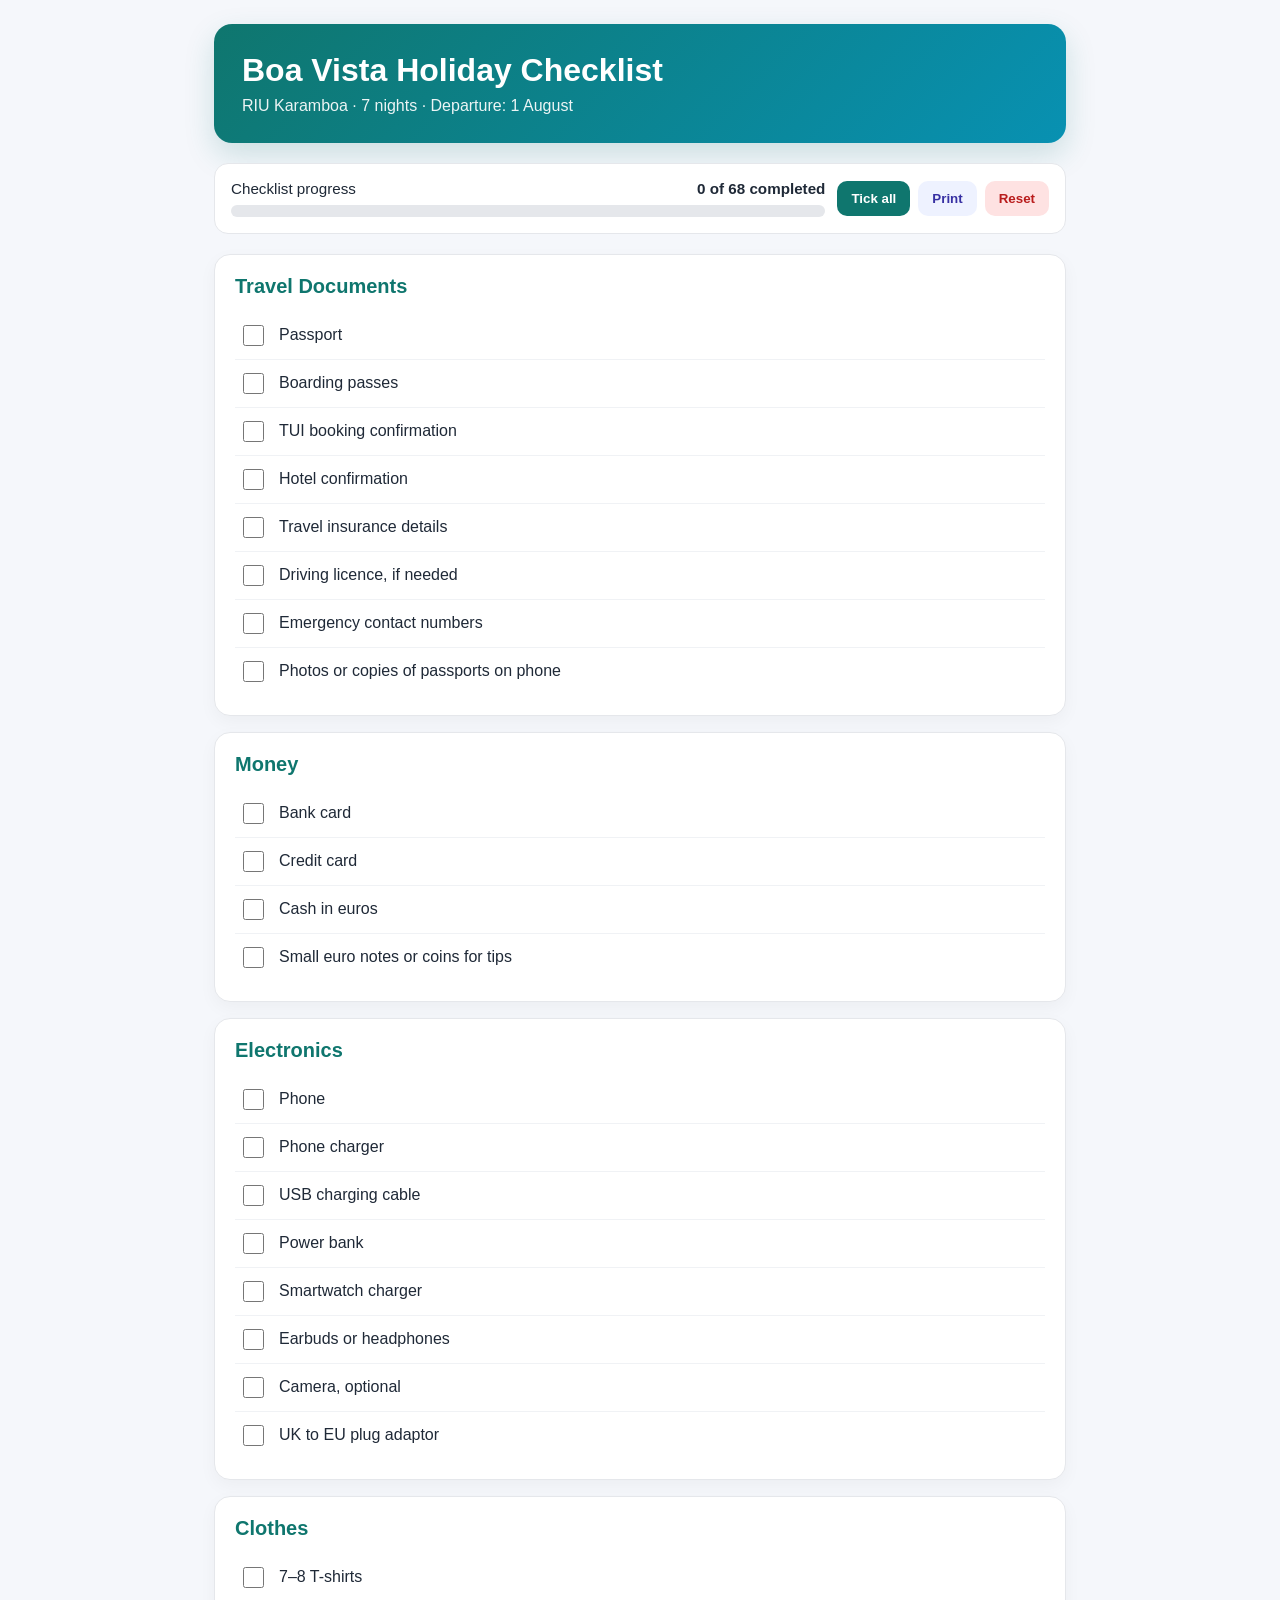
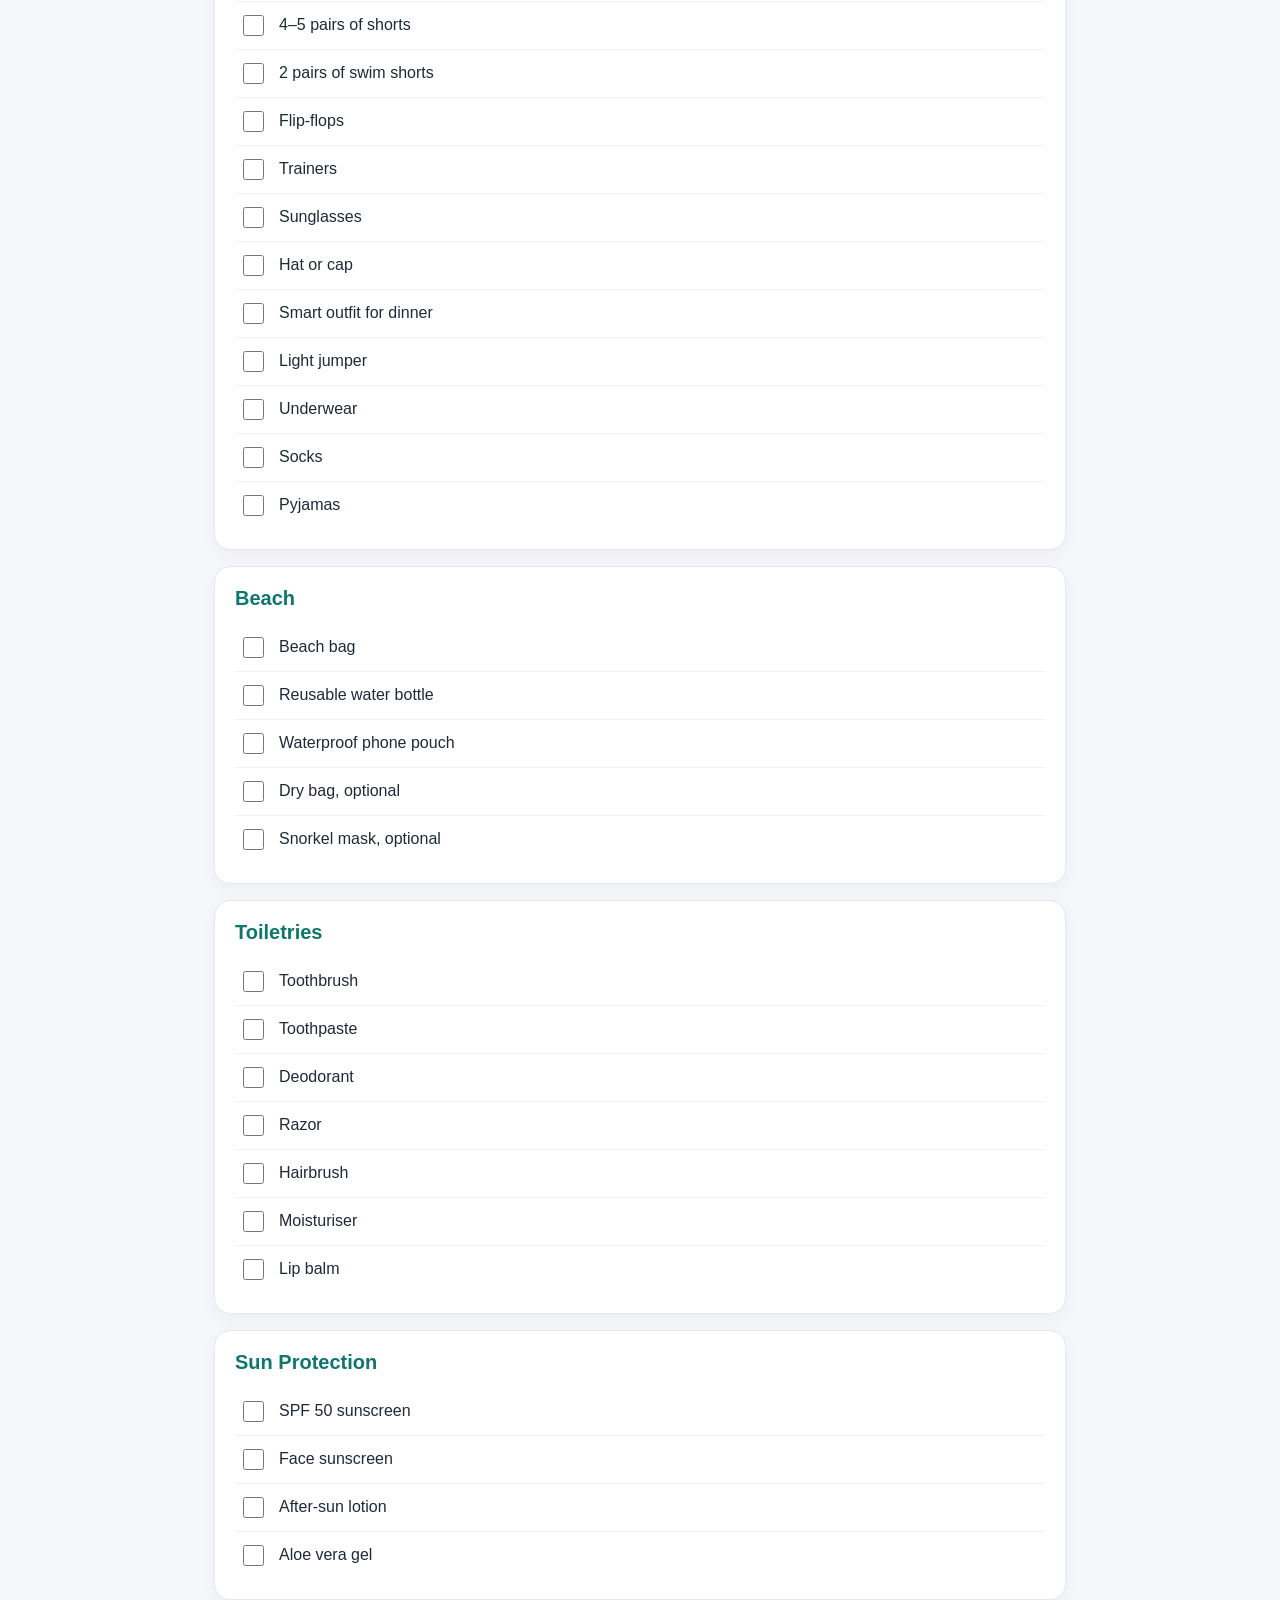
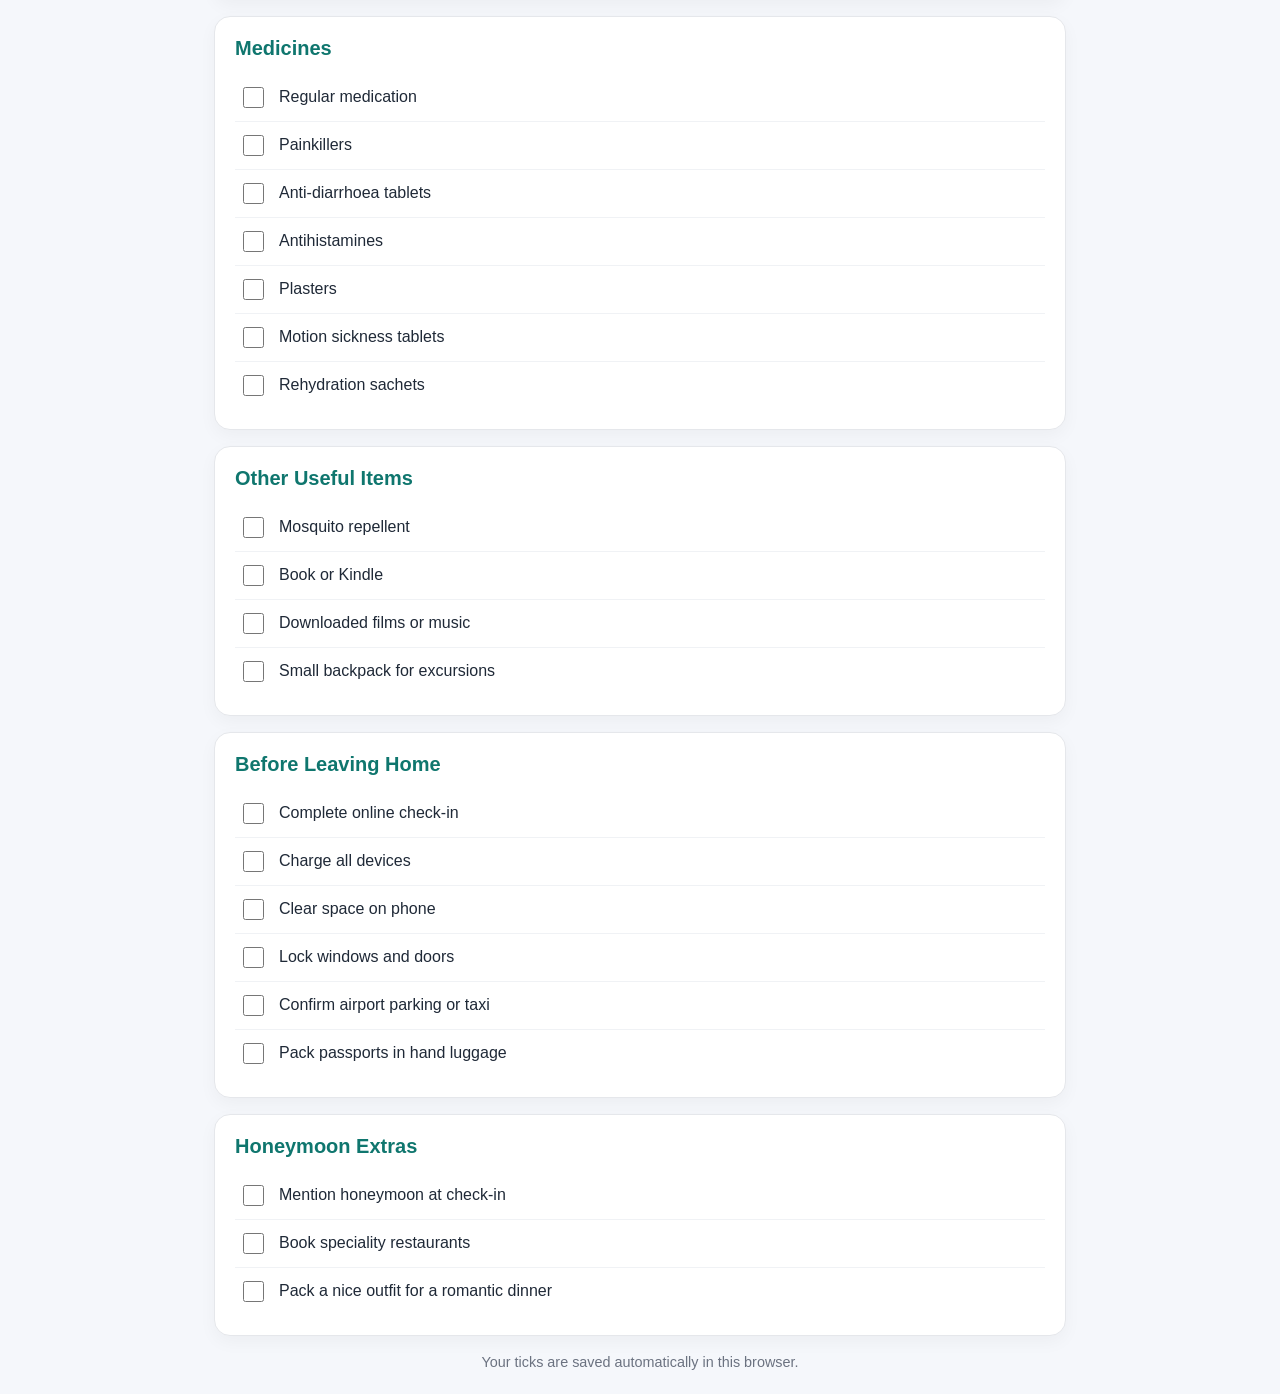
<file: checklist.html>
<!DOCTYPE html>
<html lang="en">
<head>
  <meta charset="UTF-8" />
  <meta name="viewport" content="width=device-width, initial-scale=1.0" />
  <title>Cape Verde Holiday Checklist</title>
  <style>
    :root {
      --bg: #f5f7fb;
      --card: #ffffff;
      --text: #1f2937;
      --muted: #6b7280;
      --accent: #0f766e;
      --accent-soft: #ccfbf1;
      --border: #e5e7eb;
      --danger: #b91c1c;
    }

    * { box-sizing: border-box; }

    body {
      margin: 0;
      font-family: Arial, Helvetica, sans-serif;
      background: var(--bg);
      color: var(--text);
    }

    .container {
      max-width: 900px;
      margin: 0 auto;
      padding: 24px;
    }

    header {
      background: linear-gradient(135deg, #0f766e, #0891b2);
      color: white;
      padding: 28px;
      border-radius: 18px;
      margin-bottom: 20px;
      box-shadow: 0 12px 30px rgba(15, 118, 110, 0.18);
    }

    header h1 {
      margin: 0 0 8px;
      font-size: 2rem;
    }

    header p {
      margin: 0;
      opacity: 0.92;
    }

    .toolbar {
      display: flex;
      gap: 12px;
      flex-wrap: wrap;
      align-items: center;
      justify-content: space-between;
      background: var(--card);
      border: 1px solid var(--border);
      padding: 16px;
      border-radius: 14px;
      margin-bottom: 20px;
    }

    .progress-wrap {
      flex: 1;
      min-width: 240px;
    }

    .progress-label {
      display: flex;
      justify-content: space-between;
      margin-bottom: 8px;
      font-size: 0.95rem;
    }

    .progress-bar {
      height: 12px;
      background: #e5e7eb;
      border-radius: 999px;
      overflow: hidden;
    }

    .progress-fill {
      height: 100%;
      width: 0%;
      background: var(--accent);
      transition: width 0.2s ease;
    }

    .buttons {
      display: flex;
      gap: 8px;
      flex-wrap: wrap;
    }

    button {
      border: none;
      border-radius: 10px;
      padding: 10px 14px;
      cursor: pointer;
      font-weight: 700;
    }

    .primary {
      background: var(--accent);
      color: white;
    }

    .secondary {
      background: #eef2ff;
      color: #3730a3;
    }

    .danger {
      background: #fee2e2;
      color: var(--danger);
    }

    .section {
      background: var(--card);
      border: 1px solid var(--border);
      border-radius: 16px;
      padding: 20px;
      margin-bottom: 16px;
      box-shadow: 0 6px 18px rgba(0,0,0,0.04);
    }

    .section h2 {
      margin: 0 0 14px;
      font-size: 1.25rem;
      color: var(--accent);
    }

    .item {
      display: flex;
      align-items: center;
      gap: 12px;
      padding: 10px 4px;
      border-bottom: 1px solid #f0f2f5;
    }

    .item:last-child {
      border-bottom: none;
    }

    input[type="checkbox"] {
      width: 21px;
      height: 21px;
      accent-color: var(--accent);
      cursor: pointer;
      flex-shrink: 0;
    }

    label {
      cursor: pointer;
      line-height: 1.4;
    }

    input[type="checkbox"]:checked + label {
      text-decoration: line-through;
      color: var(--muted);
    }

    .note {
      font-size: 0.9rem;
      color: var(--muted);
      margin-top: 18px;
      text-align: center;
    }

    @media print {
      body { background: white; }
      .toolbar, .note { display: none; }
      .container { max-width: none; padding: 0; }
      header { box-shadow: none; }
      .section { box-shadow: none; break-inside: avoid; }
    }
  </style>
</head>
<body>
  <div class="container">
    <header>
      <h1>Boa Vista Holiday Checklist</h1>
      <p>RIU Karamboa · 7 nights · Departure: 1 August</p>
    </header>

    <div class="toolbar">
      <div class="progress-wrap">
        <div class="progress-label">
          <span>Checklist progress</span>
          <strong id="progressText">0 of 0 completed</strong>
        </div>
        <div class="progress-bar">
          <div class="progress-fill" id="progressFill"></div>
        </div>
      </div>

      <div class="buttons">
        <button class="primary" onclick="checkAll()">Tick all</button>
        <button class="secondary" onclick="window.print()">Print</button>
        <button class="danger" onclick="resetChecklist()">Reset</button>
      </div>
    </div>

    <div id="checklist"></div>

    <div class="note">
      Your ticks are saved automatically in this browser.
    </div>
  </div>

  <script>
    const sections = {
      "Travel Documents": [
        "Passport",
        "Boarding passes",
        "TUI booking confirmation",
        "Hotel confirmation",
        "Travel insurance details",
        "Driving licence, if needed",
        "Emergency contact numbers",
        "Photos or copies of passports on phone"
      ],
      "Money": [
        "Bank card",
        "Credit card",
        "Cash in euros",
        "Small euro notes or coins for tips"
      ],
      "Electronics": [
        "Phone",
        "Phone charger",
        "USB charging cable",
        "Power bank",
        "Smartwatch charger",
        "Earbuds or headphones",
        "Camera, optional",
        "UK to EU plug adaptor"
      ],
      "Clothes": [
        "7–8 T-shirts",
        "4–5 pairs of shorts",
        "2 pairs of swim shorts",
        "Flip-flops",
        "Trainers",
        "Sunglasses",
        "Hat or cap",
        "Smart outfit for dinner",
        "Light jumper",
        "Underwear",
        "Socks",
        "Pyjamas"
      ],
      "Beach": [
        "Beach bag",
        "Reusable water bottle",
        "Waterproof phone pouch",
        "Dry bag, optional",
        "Snorkel mask, optional"
      ],
      "Toiletries": [
        "Toothbrush",
        "Toothpaste",
        "Deodorant",
        "Razor",
        "Hairbrush",
        "Moisturiser",
        "Lip balm"
      ],
      "Sun Protection": [
        "SPF 50 sunscreen",
        "Face sunscreen",
        "After-sun lotion",
        "Aloe vera gel"
      ],
      "Medicines": [
        "Regular medication",
        "Painkillers",
        "Anti-diarrhoea tablets",
        "Antihistamines",
        "Plasters",
        "Motion sickness tablets",
        "Rehydration sachets"
      ],
      "Other Useful Items": [
        "Mosquito repellent",
        "Book or Kindle",
        "Downloaded films or music",
        "Small backpack for excursions"
      ],
      "Before Leaving Home": [
        "Complete online check-in",
        "Charge all devices",
        "Clear space on phone",
        "Lock windows and doors",
        "Confirm airport parking or taxi",
        "Pack passports in hand luggage"
      ],
      "Honeymoon Extras": [
        "Mention honeymoon at check-in",
        "Book speciality restaurants",
        "Pack a nice outfit for a romantic dinner"
      ]
    };

    const container = document.getElementById("checklist");

    function itemId(section, item) {
      return (section + "-" + item)
        .toLowerCase()
        .replace(/[^a-z0-9]+/g, "-")
        .replace(/^-|-$/g, "");
    }

    function renderChecklist() {
      Object.entries(sections).forEach(([section, items]) => {
        const sectionEl = document.createElement("section");
        sectionEl.className = "section";

        const heading = document.createElement("h2");
        heading.textContent = section;
        sectionEl.appendChild(heading);

        items.forEach(item => {
          const id = itemId(section, item);
          const row = document.createElement("div");
          row.className = "item";

          const checkbox = document.createElement("input");
          checkbox.type = "checkbox";
          checkbox.id = id;
          checkbox.checked = localStorage.getItem(id) === "true";
          checkbox.addEventListener("change", () => {
            localStorage.setItem(id, checkbox.checked);
            updateProgress();
          });

          const label = document.createElement("label");
          label.htmlFor = id;
          label.textContent = item;

          row.appendChild(checkbox);
          row.appendChild(label);
          sectionEl.appendChild(row);
        });

        container.appendChild(sectionEl);
      });

      updateProgress();
    }

    function updateProgress() {
      const boxes = [...document.querySelectorAll('input[type="checkbox"]')];
      const checked = boxes.filter(box => box.checked).length;
      const total = boxes.length;
      const percent = total ? Math.round((checked / total) * 100) : 0;

      document.getElementById("progressText").textContent =
        `${checked} of ${total} completed`;
      document.getElementById("progressFill").style.width = `${percent}%`;
    }

    function checkAll() {
      document.querySelectorAll('input[type="checkbox"]').forEach(box => {
        box.checked = true;
        localStorage.setItem(box.id, "true");
      });
      updateProgress();
    }

    function resetChecklist() {
      const confirmed = confirm("Reset all ticks?");
      if (!confirmed) return;

      document.querySelectorAll('input[type="checkbox"]').forEach(box => {
        box.checked = false;
        localStorage.removeItem(box.id);
      });
      updateProgress();
    }

    renderChecklist();
  </script>
</body>
</html>
</file>
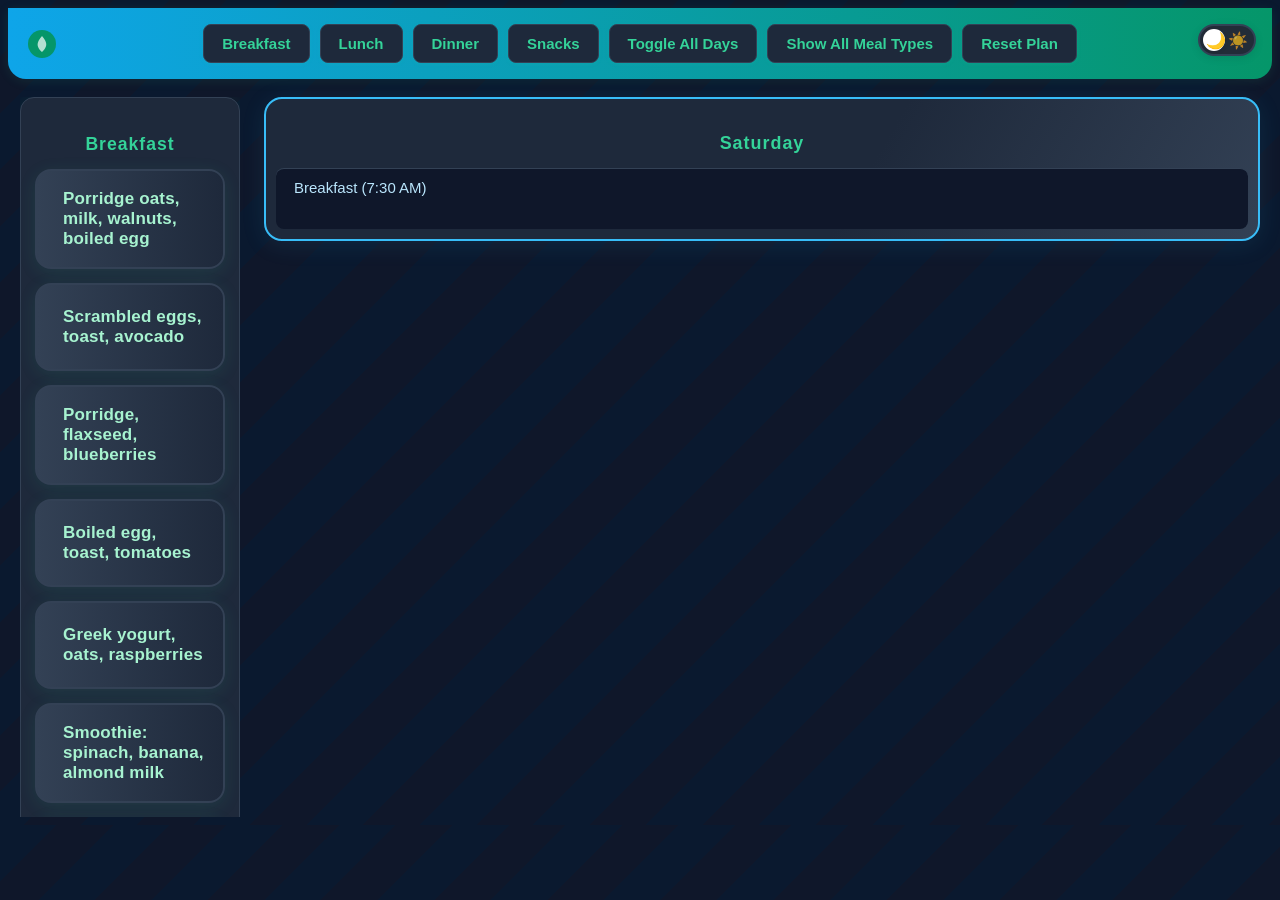
<file: indexold.html>
<!DOCTYPE html>
<html lang="en">
<head>
  <meta charset="UTF-8">
  <title>Drag and Drop Meal Planner</title>
<style>
body {
  font-family: 'Segoe UI', Arial, sans-serif;
  background:
    repeating-linear-gradient(
      135deg,
      #0a192f 0px,
      #0a192f 40px,
      #0f172a 40px,
      #0f172a 80px
    ),
    linear-gradient(135deg, #0a192f 0%, #0f172a 100%);
}
.topbar {
  display: flex;
  gap: 10px;
  justify-content: center;
  align-items: center;
  background: linear-gradient(90deg, #0ea5e9 0%, #059669 100%);
  box-shadow: 0 2px 12px rgba(52,211,153,0.10);
  border-radius: 0 0 18px 18px;
  padding: 16px 8px;
  margin-bottom: 18px;
  flex-wrap: wrap;
  position: relative;
}
.topbar::before {
  content: '';
  display: block;
  background: url('data:image/svg+xml;utf8,<svg width="32" height="32" viewBox="0 0 32 32" fill="none" xmlns="http://www.w3.org/2000/svg"><ellipse cx="16" cy="16" rx="14" ry="14" fill="%23059669"/><path d="M16 8C19 12 24 17 16 24C8 17 13 12 16 8Z" fill="white" fill-opacity="0.7"/></svg>') no-repeat center center;
  width: 32px;
  height: 32px;
  position: absolute;
  left: 18px;
  top: 50%;
  transform: translateY(-50%);
}
.topbar button {
  background: #1e293b;
  color: #34d399;
  border: none;
  border-radius: 8px;
  padding: 10px 18px;
  font-size: 15px;
  font-weight: 600;
  cursor: pointer;
  transition: background 0.2s, color 0.2s, box-shadow 0.2s;
  box-shadow: 0 1px 4px rgba(52,211,153,0.10);
  border: 1.5px solid #334155;
}
.topbar button:hover {
  background: #334155;
  color: #a7f3d0;
}
.main-content {
  display: flex;
  gap: 24px;
  justify-content: flex-start;
  align-items: flex-start;
  margin: 0 12px;
}
.meal-cards {
  min-width: 220px;
  max-width: 260px;
  width: 240px;
  max-height: 80vh;
  overflow-y: auto;
}
.column {
  background: #1e293b;
  border-radius: 14px;
  box-shadow: 0 2px 16px rgba(52,211,153,0.10);
  padding: 18px 14px 10px 14px;
  margin-bottom: 18px;
  display: none;
  border: 1.5px solid #334155;
}
.column.active {
  display: block;
}
.column h3 {
  text-align: center;
  color: #34d399;
  margin-bottom: 14px;
  font-size: 1.1em;
  letter-spacing: 1px;
}
.item {
  margin: 14px 0;
  padding: 18px 18px 18px 26px;
  background: linear-gradient(90deg, #334155 0%, #1e293b 100%);
  border: 2px solid #334155;
  border-radius: 16px;
  cursor: grab;
  position: relative;
  font-size: 17px;
  font-weight: 600;
  color: #a7f3d0;
  box-shadow: 0 4px 18px rgba(52,211,153,0.10);
  transition: background 0.2s, box-shadow 0.2s, border 0.2s, color 0.2s;
  min-height: 48px;
  display: flex;
  align-items: center;
  letter-spacing: 0.01em;
}
.item:hover {
  background: linear-gradient(90deg, #059669 0%, #334155 100%);
  border: 2px solid #34d399;
  color: #fff;
  box-shadow: 0 8px 32px rgba(52,211,153,0.13);
}
.item.dragging {
  opacity: 0.7;
  background: #059669;
  box-shadow: 0 8px 32px rgba(52,211,153,0.18);
  border: 2px solid #34d399;
}
.remove-btn {
  position: absolute;
  top: 10px;
  right: 14px;
  background: #334155;
  color: #34d399;
  border: none;
  border-radius: 50%;
  width: 24px;
  height: 24px;
  font-size: 15px;
  font-weight: bold;
  cursor: pointer;
  display: flex;
  align-items: center;
  justify-content: center;
  box-shadow: none;
  transition: background 0.2s, color 0.2s;
  padding: 0;
  line-height: 1;
}
.remove-btn:hover {
  background: #059669;
  color: #fff;
}

/* Add meal input and button */
.add-meal-input,
.add-meal-btn {
  width: 100%;
  box-sizing: border-box;
  margin-top: 8px;
  padding: 6px;
  border-radius: 8px;
}

.add-meal-input {
  border: 1px solid #334155;
  background: #0f172a;
  color: #a7f3d0;
}

.add-meal-btn {
  border: none;
  background: #34d399;
  color: #1e293b;
  font-weight: bold;
  cursor: pointer;
}

.add-meal-btn:hover {
  background: #059669;
  color: #fff;
}

body.light-theme .add-meal-input {
  background: #f0fdfa;
  color: #166534;
  border: 1px solid #bbf7d0;
}

body.light-theme .add-meal-btn {
  background: #22c55e;
  color: #fff;
}
#day-columns {
  display: grid;
  grid-template-columns: repeat(auto-fit, minmax(180px, 1fr));
  gap: 18px;
  width: 100%;
  margin: 0 auto 24px auto;
  max-width: 1400px;
}
.day-column {
  background: linear-gradient(120deg, #1e293b 60%, #334155 100%);
  border-radius: 18px;
  box-shadow: 0 2px 16px rgba(52,211,153,0.09);
  padding: 16px 10px 10px 10px;
  transition: box-shadow 0.2s;
  min-width: 0;
  border: 1.5px solid #334155;
  position: relative; /* <-- add this line */
}
.day-column.today {
  border: 2.5px solid #38bdf8;
  box-shadow: 0 4px 24px rgba(56,189,248,0.10);
}
.day-column h3 {
  margin-bottom: 12px;
  color: #34d399;
  font-size: 1.12em;
  letter-spacing: 1px;
  text-align: center;
  font-weight: 700;
}
.meal-type {
  font-weight: 500;
  margin-top: 14px;
  padding: 10px 10px 10px 18px;
  border-top: 1.5px solid #334155;
  border-radius: 8px;
  background: #0f172a;
  font-size: 15px;
  min-height: 40px;
  transition: background 0.2s, border 0.2s;
  color: #bae6fd;
}
.meal-type:hover {
  background: #334155;
  border-top: 1.5px solid #34d399;
  color: #fff;
}
.hidden {
  display: none !important;
}
.meal-type.dropped {
  animation: slotDrop 0.5s;
}
@keyframes slotDrop {
  0% { background: #059669; color: #fff; }
  100% { background: #0f172a; color: #bae6fd; }
}
@media (max-width: 900px) {
  .topbar {
    position: sticky;
    top: 0;
    z-index: 10;
  }
  .remove-btn {
    width: 32px;
    height: 32px;
    font-size: 20px;
  }
  .main-content {
    flex-direction: column;
    gap: 12px;
    align-items: stretch;
  }
  #day-columns {
    grid-template-columns: 1fr;
    gap: 12px;
  }
  .meal-cards {
    width: 100%;
    max-width: unset;
    min-width: unset;
  }
}
body.light-theme {
  background:
    repeating-linear-gradient(
      135deg,
      #e0f7ef 0px,
      #e0f7ef 40px,
      #f4f6fb 40px,
      #f4f6fb 80px
    ),
    linear-gradient(135deg, #e0f7ef 0%, #f4f6fb 100%);
  color: #234;
}
body.light-theme .topbar {
  background: linear-gradient(90deg, #38bdf8 0%, #34d399 100%);
}
body.light-theme .topbar button {
  background: #fff;
  color: #059669;
  border: 1.5px solid #bbf7d0;
}
body.light-theme .topbar button:hover {
  background: #bbf7d0;
  color: #15803d;
}
body.light-theme .column,
body.light-theme .day-column {
  background: #fff;
  border: 1.5px solid #bbf7d0;
  box-shadow: 0 2px 16px rgba(52,211,153,0.07);
}
body.light-theme .column h3,
body.light-theme .day-column h3 {
  color: #22c55e;
}
body.light-theme .item {
  background: linear-gradient(90deg, #bbf7d0 0%, #f0fdfa 100%);
  border: 2px solid #bbf7d0;
  color: #166534;
  box-shadow: 0 4px 18px rgba(34,197,94,0.10);
}
body.light-theme .item:hover {
  background: linear-gradient(90deg, #f0fdfa 0%, #bbf7d0 100%);
  border: 2px solid #22c55e;
  color: #14532d;
}
body.light-theme .item.dragging {
  background: #bbf7d0;
  border: 2px solid #22c55e;
}
body.light-theme .remove-btn {
  background: #f1f5f9;
  color: #22c55e;
}
body.light-theme .remove-btn:hover {
  background: #22c55e;
  color: #fff;
}
body.light-theme .meal-type {
  background: #f8fafc;
  border-top: 1.5px solid #bbf7d0;
  color: #166534;
}
body.light-theme .meal-type:hover {
  background: #bbf7d0;
  border-top: 1.5px solid #22c55e;
  color: #14532d;
}
body.light-theme .day-column.today {
  border: 2.5px solid #22d3ee;
  box-shadow: 0 4px 24px rgba(56,189,248,0.10);
}
body.light-theme .meal-type.dropped {
  animation: slotDropLight 0.5s;
}
@keyframes slotDropLight {
  0% { background: #bbf7d0; color: #166534; }
  100% { background: #f8fafc; color: #166534; }
}
body.light-theme .meal-type.drag-over {
  background: #bbf7d0;
  border-top: 2px dashed #22c55e;
  color: #14532d;
}
/* Floating theme switch */
#theme-switch {
  position: fixed;
  top: 24px;
  right: 24px;
  width: 54px;
  height: 28px;
  background: #222c38;
  border-radius: 16px;
  box-shadow: 0 2px 8px rgba(0,0,0,0.10);
  display: flex;
  align-items: center;
  cursor: pointer;
  z-index: 1000;
  transition: background 0.3s;
  border: 2px solid #334155;
}
#theme-switch .switch-thumb {
  position: absolute;
  top: 3px;
  left: 3px;
  width: 22px;
  height: 22px;
  background: #fff;
  border-radius: 50%;
  transition: left 0.3s, background 0.3s;
  box-shadow: 0 1px 4px rgba(0,0,0,0.10);
}
#theme-switch .switch-icon {
  font-size: 16px;
  width: 22px;
  text-align: center;
  z-index: 1;
  user-select: none;
}
#theme-switch .switch-dark {
  color: #334155;
  margin-left: 5px;
}
#theme-switch .switch-light {
  color: #facc15;
  margin-left: auto;
  margin-right: 5px;
  opacity: 0.7;
}
body.light-theme #theme-switch {
  background: #e0f7ef;
  border: 2px solid #bbf7d0;
}
body.light-theme #theme-switch .switch-thumb {
  left: 29px;
  background: #fff;
}
body.light-theme #theme-switch .switch-dark {
  opacity: 0.7;
}
body.light-theme #theme-switch .switch-light {
  opacity: 1;
}
.day-column.focused {
  z-index: 2;
  border: 3px solid #facc15;
  box-shadow: 0 0 0 4px #fde68a44, 0 4px 24px rgba(250,204,21,0.10);
  background: linear-gradient(120deg, #facc15 10%, #fef9c3 100%);
  color: #222;
}
body:not(.light-theme) .day-column.focused {
  background: linear-gradient(120deg, #facc15 10%, #a3e635 100%);
  color: #222;
}
/* X button for unfocus */
.day-column .unfocus-btn {
  display: none;
  position: absolute;
  top: 10px;
  right: 14px;
  background: #334155;
  color: #fff;
  border: none;
  border-radius: 50%;
  width: 26px;
  height: 26px;
  font-size: 18px;
  cursor: pointer;
  transition: background 0.2s, color 0.2s;
  z-index: 10;
  box-shadow: 0 2px 8px rgba(0,0,0,0.10);
}
.day-column.focused .unfocus-btn {
  display: flex;
  align-items: center;
  justify-content: center;
}
.day-column .unfocus-btn:hover {
  background: #f87171;
  color: #fff;
}
</style>

<body>
  <div class="topbar">
    <button onclick="showColumn('breakfast')">Breakfast</button>
    <button onclick="showColumn('lunch')">Lunch</button>
    <button onclick="showColumn('dinner')">Dinner</button>
    <button onclick="showColumn('snacks')">Snacks</button>
    <button onclick="toggleDays()">Toggle All Days</button>
    <button onclick="showAllMealSlots()">Show All Meal Types</button>
    <button onclick="resetPlan()">Reset Plan</button>
    <div id="theme-switch" onclick="toggleTheme()" aria-label="Toggle theme">
      <span class="switch-thumb"></span>
      <span class="switch-icon switch-dark">🌙</span>
      <span class="switch-icon switch-light">☀️</span>
    </div>
  </div>
  <div class="main-content">
    <div class="meal-cards">
      <div class="column" id="breakfast">
        <h3>Breakfast</h3>
        <div class="item" draggable="true">Porridge oats, milk, walnuts, boiled egg</div>
        <div class="item" draggable="true">Scrambled eggs, toast, avocado</div>
        <div class="item" draggable="true">Porridge, flaxseed, blueberries</div>
        <div class="item" draggable="true">Boiled egg, toast, tomatoes</div>
        <div class="item" draggable="true">Greek yogurt, oats, raspberries</div>
        <div class="item" draggable="true">Smoothie: spinach, banana, almond milk</div>
        <div class="item" draggable="true">Toast, avocado, poached egg</div>
        <input id="breakfast-input" class="add-meal-input" placeholder="Add new item">
        <button class="add-meal-btn" onclick="addMeal('breakfast')">Add</button>
      </div>
      <div class="column" id="lunch">
        <h3>Lunch</h3>
        <div class="item" draggable="true">Grilled chicken salad, bread</div>
        <div class="item" draggable="true">Tuna wrap, salad, carrot sticks</div>
        <div class="item" draggable="true">Lentil/chicken soup, salad</div>
        <div class="item" draggable="true">Chicken Caesar salad</div>
        <div class="item" draggable="true">Turkey & cheese sandwich, tomato salad</div>
        <div class="item" draggable="true">Chickpea & quinoa salad, roasted veg</div>
        <div class="item" draggable="true">Sweet potato, tuna, green salad</div>
        <input id="lunch-input" class="add-meal-input" placeholder="Add new item">
        <button class="add-meal-btn" onclick="addMeal('lunch')">Add</button>
      </div>
      <div class="column" id="dinner">
        <h3>Dinner</h3>
        <div class="item" draggable="true">Salmon, broccoli, quinoa/sweet potato</div>
        <div class="item" draggable="true">Stir-fried chicken/tofu, veg, brown rice</div>
        <div class="item" draggable="true">Turkey patties, green beans, squash</div>
        <div class="item" draggable="true">Baked cod, kale, brown rice</div>
        <div class="item" draggable="true">Beef stir-fry, noodles/rice</div>
        <div class="item" draggable="true">Grilled chicken, courgettes, couscous</div>
        <div class="item" draggable="true">Roast chicken, carrots & peas, potatoes</div>
        <input id="dinner-input" class="add-meal-input" placeholder="Add new item">
        <button class="add-meal-btn" onclick="addMeal('dinner')">Add</button>
      </div>
      <div class="column" id="snacks">
        <h3>Snacks</h3>
        <div class="item" draggable="true">Apple or pear</div>
        <div class="item" draggable="true">Orange or berries</div>
        <div class="item" draggable="true">Banana</div>
        <div class="item" draggable="true">Cashews or boiled egg</div>
        <div class="item" draggable="true">Light cheese or almonds</div>
        <div class="item" draggable="true">Oatcakes with hummus</div>
        <div class="item" draggable="true">Celery with peanut butter</div>
        <div class="item" draggable="true">Greek yogurt or cottage cheese</div>
        <input id="snacks-input" class="add-meal-input" placeholder="Add new item">
        <button class="add-meal-btn" onclick="addMeal('snacks')">Add</button>
      </div>
    </div>
    <div id="day-columns"></div>
  </div>
</body>
<script>
const days = ['Sunday','Monday','Tuesday','Wednesday','Thursday','Friday','Saturday'];
const times = [
  ['Breakfast', '7:30 AM'],
  ['Morning Snack', '10:30 AM'],
  ['Lunch', '12:30 PM'],
  ['Afternoon Snack', '3:00 PM'],
  ['Dinner', '6:30 PM'],
  ['Evening Snack', '9:00 PM']
];

const dayColumns = document.getElementById('day-columns');
dayColumns.innerHTML = days.map(day => {
  return `
    <div class="day-column" id="${day.toLowerCase()}">
      <h3>${day}</h3>
      ${times.map(([meal, time]) => `<div class="meal-type" data-type="${meal}">${meal} (${time})</div>`).join('')}
    </div>
  `;
}).join('');

let draggedFrom = '';
function showColumn(id) {
  draggedFrom = id.charAt(0).toUpperCase() + id.slice(1);
  document.querySelectorAll('.column').forEach(col => col.classList.remove('active'));
  document.getElementById(id).classList.add('active');
  filterMealSlots();
}

function filterMealSlots() {
  const type = draggedFrom;
  document.querySelectorAll('.meal-type').forEach(cell => {
    const thisType = cell.getAttribute('data-type');
    if (type === 'Snacks') {
      cell.style.display = thisType.toLowerCase().includes('snack') ? '' : 'none';
    } else {
      cell.style.display = (thisType.toLowerCase() === type.toLowerCase()) ? '' : 'none';
    }
  });
}
// Add drag-and-drop functionality
function createRemovableClone(item) {
  const clone = item.cloneNode(true);
  const removeBtn = document.createElement('button');
  removeBtn.innerText = '×';
  removeBtn.classList.add('remove-btn');
  removeBtn.onclick = () => {
    if (confirm('Remove this meal?')) {
      clone.remove();
      savePlanToLocalStorage();
    }
  };
  clone.appendChild(removeBtn);
  clone.classList.remove('dragging');
  return clone;
}

function setupNewItem(item) {
  item.addEventListener('dragstart', () => item.classList.add('dragging'));
  item.addEventListener('dragend', () => item.classList.remove('dragging'));

  item.addEventListener('touchstart', e => {
    touchDraggingItem = item.cloneNode(true);
    touchDraggingItem.classList.add('dragging');
    touchDraggingItem.style.position = 'absolute';
    touchDraggingItem.style.zIndex = 9999;
    touchDraggingItem.style.pointerEvents = 'none';
    touchDraggingItem.style.opacity = '0.9';
    touchDraggingItem.style.transform = 'scale(1.1)';
    document.body.appendChild(touchDraggingItem);
    moveTouch(e);
  });

  item.addEventListener('touchmove', moveTouch);

  item.addEventListener('touchend', e => {
    if (touchDraggingItem && currentTouchTarget) {
      const slot = currentTouchTarget;
      const slotType = slot.dataset.type;
      if (
        (draggedFrom === 'Snacks' && slotType.toLowerCase().includes('snack')) ||
        (draggedFrom !== 'Snacks' && slotType.toLowerCase() === draggedFrom.toLowerCase())
      ) {
        if (slot.querySelector('.item')) {
          if (!confirm('This slot already has a meal. Do you want to replace it?')) {
            cleanupTouchDrag();
            return;
          }
        }
        const type = slot.dataset.type;
        const timeMatch = slot.textContent.match(/\((.*?)\)/);
        const time = timeMatch ? timeMatch[1] : '';
        slot.innerHTML = `${type} (${time})`;
        const newItem = createRemovableClone(item);
        slot.appendChild(newItem);
        slot.classList.add('dropped');
        setTimeout(() => slot.classList.remove('dropped'), 500);
        savePlanToLocalStorage();
      }
    }
    cleanupTouchDrag();
  });
}

function addMeal(type) {
  const input = document.getElementById(`${type}-input`);
  const value = input.value.trim();
  if (!value) return;
  const column = document.getElementById(type);
  const item = document.createElement('div');
  item.className = 'item';
  item.textContent = value;
  item.setAttribute('draggable', 'true');
  column.appendChild(item);
  setupNewItem(item);
  input.value = '';
}

document.querySelectorAll('.item').forEach(item => {
  setupNewItem(item);
});

document.querySelectorAll('.meal-type').forEach(slot => {
  slot.addEventListener('dragover', e => e.preventDefault());
  slot.addEventListener('dragenter', e => slot.classList.add('drag-over'));
  slot.addEventListener('dragleave', e => slot.classList.remove('drag-over'));
  slot.addEventListener('drop', e => {
    e.preventDefault();
    const dragging = document.querySelector('.dragging');
    if (!dragging || !draggedFrom) return;

    // Only allow dropping if the slot matches the dragged type
    const slotType = slot.dataset.type;
    if (
      (draggedFrom === 'Snacks' && slotType.toLowerCase().includes('snack')) ||
      (draggedFrom !== 'Snacks' && slotType.toLowerCase() === draggedFrom.toLowerCase())
    ) {
      // Check if slot already has a meal item (besides the label)
      if (slot.querySelector('.item')) {
        if (!confirm('This slot already has a meal. Do you want to replace it?')) {
          return;
        }
      }
      // Reset slot and add new item
      const type = slot.dataset.type;
      const timeMatch = slot.textContent.match(/\((.*?)\)/);
      const time = timeMatch ? timeMatch[1] : '';
      slot.innerHTML = `${type} (${time})`;

      const newItem = createRemovableClone(dragging);
      slot.appendChild(newItem);
      slot.classList.add('dropped');
      setTimeout(() => slot.classList.remove('dropped'), 500);
      savePlanToLocalStorage();
    }
  });
});


function resetPlan() {
  document.querySelectorAll('.meal-type').forEach(cell => {
    const type = cell.dataset.type;
    const timeMatch = cell.textContent.match(/\((.*?)\)/);
    const time = timeMatch ? timeMatch[1] : '';
    cell.innerHTML = `${type} (${time})`;
  });
  // Remove focus when toggling or resetting
  document.querySelectorAll('.day-column').forEach(c => c.classList.remove('focused'));
  localStorage.removeItem('mealPlan');
}

function toggleDays() {
  const allDays = document.querySelectorAll('.day-column');
  const now = new Date();
  const today = now.getDay();
  const isOnlyTodayShown = Array.from(allDays).every((col, index) => {
    return index !== today ? col.classList.contains('hidden') : !col.classList.contains('hidden');
  });

  allDays.forEach((col, index) => {
    col.classList.toggle('hidden', isOnlyTodayShown ? false : index !== today);
  });
}

window.onload = () => {
  showColumn('breakfast');
  toggleDays();
  const today = new Date().getDay();
  document.querySelectorAll('.day-column')[today].classList.add('today');
};


function showAllMealSlots() {
  document.querySelectorAll('.meal-type').forEach(cell => {
    cell.style.display = '';
  });
}

function toggleTheme() {
  const body = document.body;
  body.classList.toggle('light-theme');
}

document.addEventListener('DOMContentLoaded', () => {
  document.querySelectorAll('.day-column h3').forEach(h3 => {
    h3.style.cursor = 'pointer';
    h3.title = 'Click to focus this day';

    // Add X button if not already present
    if (!h3.querySelector('.unfocus-btn')) {
      const xBtn = document.createElement('button');
      xBtn.className = 'unfocus-btn';
      xBtn.innerText = '×';
      xBtn.title = 'Show all days';
      xBtn.onclick = function(e) {
        e.stopPropagation();
        document.querySelectorAll('.day-column').forEach(c => {
          c.classList.remove('focused');
          c.classList.remove('hidden');
        });
      };
      h3.appendChild(xBtn);
    }

    h3.addEventListener('click', function(e) {
      // Only focus if not clicking the X button
      if (e.target.classList.contains('unfocus-btn')) return;
      const col = h3.parentElement;
      const alreadyFocused = col.classList.contains('focused');
      document.querySelectorAll('.day-column').forEach(c => {
        c.classList.remove('focused');
        c.classList.remove('hidden');
      });
      if (!alreadyFocused) {
        col.classList.add('focused');
        document.querySelectorAll('.day-column').forEach(c => {
          if (c !== col) c.classList.add('hidden');
        });
      }
    });
  });
});

    function savePlanToLocalStorage() {
      const plan = {};
      document.querySelectorAll('.day-column').forEach(day => {
        const dayId = day.id;
        plan[dayId] = {};
        day.querySelectorAll('.meal-type').forEach(slot => {
          const type = slot.dataset.type;
          const mealItem = slot.querySelector('.item');
          if (mealItem) {
            plan[dayId][type] = mealItem.textContent.replace('×', '').trim();
          }
        });
      });
      localStorage.setItem('mealPlan', JSON.stringify(plan));
    }

    function loadPlanFromLocalStorage() {
      const saved = localStorage.getItem('mealPlan');
      if (!saved) return;
      const plan = JSON.parse(saved);
      Object.entries(plan).forEach(([dayId, meals]) => {
        Object.entries(meals).forEach(([type, content]) => {
          const day = document.getElementById(dayId);
          if (day) {
            const slot = Array.from(day.querySelectorAll('.meal-type'))
              .find(s => s.dataset.type === type);
            if (slot) {
              const timeMatch = slot.textContent.match(/\((.*?)\)/);
              const time = timeMatch ? timeMatch[1] : '';
              slot.innerHTML = `${type} (${time})`;
              const newItem = createRemovableCloneFromText(content);
              slot.appendChild(newItem);
            }
          }
        });
      });
    }

    function createRemovableCloneFromText(text) {
      const item = document.createElement('div');
      item.classList.add('item');
      item.textContent = text;

      const removeBtn = document.createElement('button');
      removeBtn.innerText = '×';
      removeBtn.classList.add('remove-btn');
      removeBtn.onclick = () => {
        if (confirm('Remove this meal?')) {
          item.remove();
          savePlanToLocalStorage();
        }
      };
      item.appendChild(removeBtn);
      return item;
    }

    // --- Mobile Touch Drag-and-Drop Support ---
    let touchDraggingItem = null;
    let currentTouchTarget = null;

    document.querySelectorAll('.item').forEach(item => {
      setupNewItem(item);
    });

    function moveTouch(e) {
      if (!touchDraggingItem) return;
      const touch = e.touches[0];
      touchDraggingItem.style.left = touch.pageX + 'px';
      touchDraggingItem.style.top = touch.pageY + 'px';

      const el = document.elementFromPoint(touch.clientX, touch.clientY);
      const potentialDropZone = el?.closest('.meal-type');

      document.querySelectorAll('.meal-type').forEach(zone =>
        zone.classList.remove('drag-over')
      );

      if (potentialDropZone) {
        potentialDropZone.classList.add('drag-over');
        currentTouchTarget = potentialDropZone;
      } else {
        currentTouchTarget = null;
      }
    }

    function cleanupTouchDrag() {
      if (touchDraggingItem) {
        document.body.removeChild(touchDraggingItem);
        touchDraggingItem = null;
      }
      currentTouchTarget = null;
      document.querySelectorAll('.meal-type').forEach(zone =>
        zone.classList.remove('drag-over')
      );
    }

    // Load saved plan on page load
    window.onload = () => {
      if (typeof showColumn === 'function') showColumn('breakfast');
      if (typeof toggleDays === 'function') toggleDays();
      const today = new Date().getDay();
      const dayCols = document.querySelectorAll('.day-column');
      if (dayCols[today]) dayCols[today].classList.add('today');
      loadPlanFromLocalStorage();
    };
</script>
</body>
</html>
</file>
